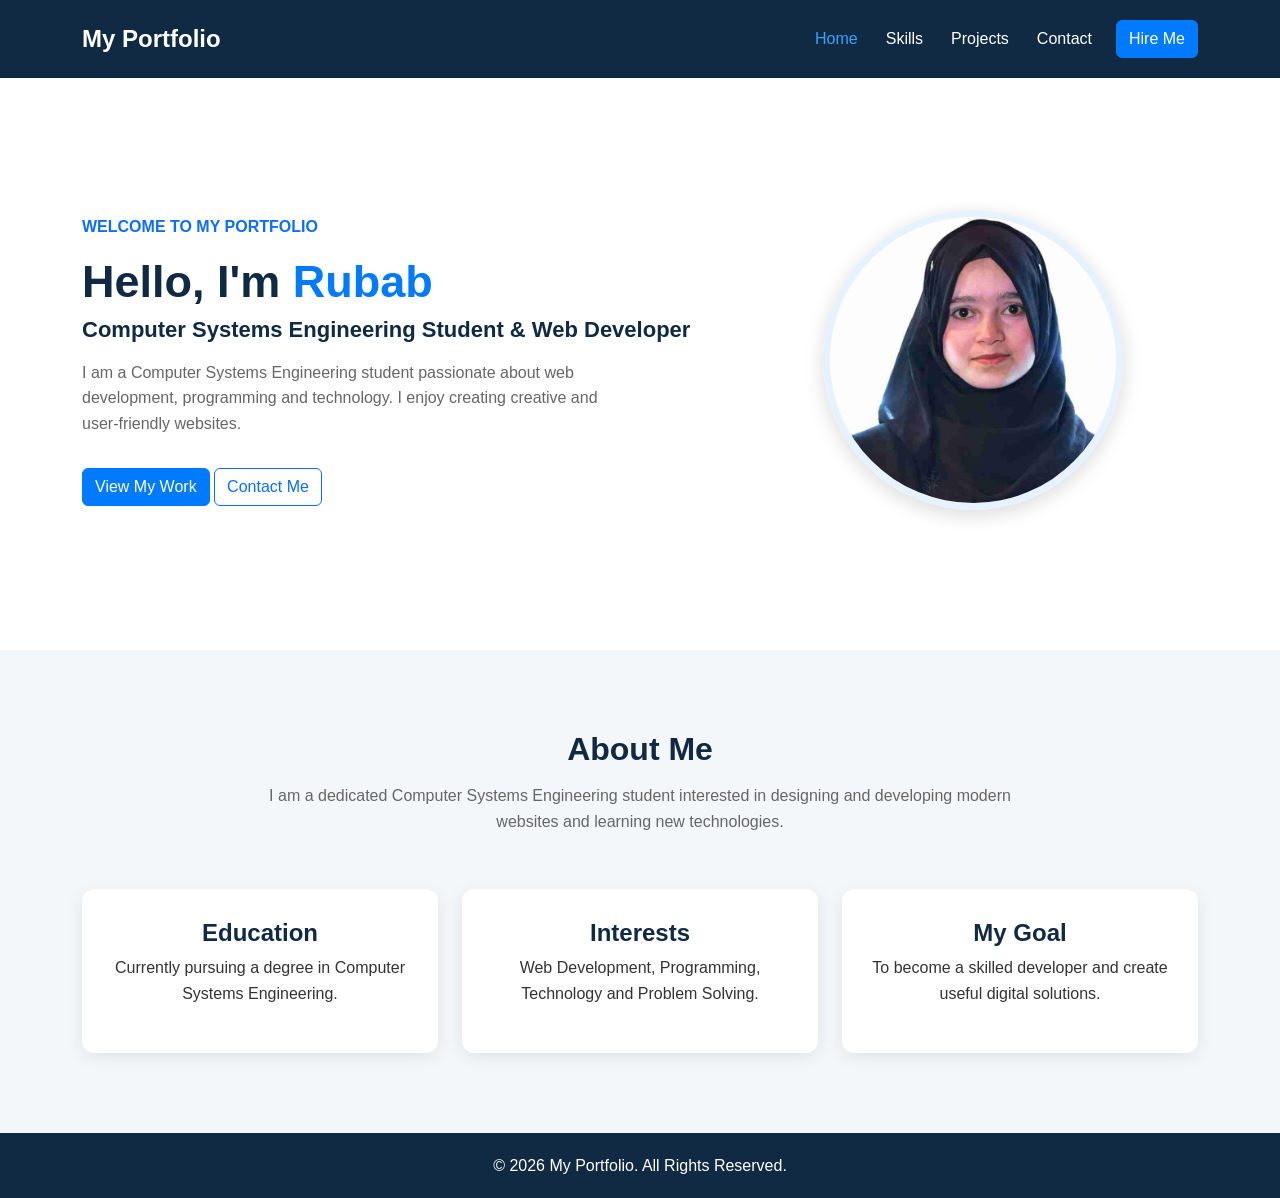
<file: index.html>
<!DOCTYPE html>
<html lang="en">
<head>
    <meta charset="UTF-8">
    <meta name="viewport" content="width=device-width, initial-scale=1.0">
    <title>My Portfolio | Home</title>

    <!-- Bootstrap CSS -->
    <link href="https://cdn.jsdelivr.net/npm/bootstrap@5.3.3/dist/css/bootstrap.min.css" rel="stylesheet">

    <!-- Custom CSS -->
    <link rel="stylesheet" href="css/style.css">
</head>
<body>

<!-- Navbar -->
<nav class="navbar navbar-expand-lg navbar-dark fixed-top">
    <div class="container">
        <a class="navbar-brand fw-bold" href="index.html">My Portfolio</a>

        <button class="navbar-toggler" type="button"
        data-bs-toggle="collapse" data-bs-target="#navbarNav">
            <span class="navbar-toggler-icon"></span>
        </button>

        <div class="collapse navbar-collapse" id="navbarNav">
            <ul class="navbar-nav ms-auto">
                <li class="nav-item"><a class="nav-link active" href="index.html">Home</a></li>
                <li class="nav-item"><a class="nav-link" href="skills.html">Skills</a></li>
                <li class="nav-item"><a class="nav-link" href="projects.html">Projects</a></li>
                <li class="nav-item"><a class="nav-link" href="contact.html">Contact</a></li>
            </ul>
            <a href="contact.html" class="btn btn-primary ms-lg-3">Hire Me</a>
        </div>
    </div>
</nav>

<!-- Hero Section -->
<section class="hero-section">
    <div class="container">
        <div class="row align-items-center">

            <div class="col-md-7">
                <p class="text-primary fw-bold">WELCOME TO MY PORTFOLIO</p>

                <h1>Hello, I'm <span>Rubab</span></h1>

                <h3>Computer Systems Engineering Student & Web Developer</h3>

                <p class="mt-3">
                    I am a Computer Systems Engineering student passionate about
                    web development, programming and technology.
                    I enjoy creating creative and user-friendly websites.
                </p>

                <a href="projects.html" class="btn btn-primary mt-3">
                    View My Work
                </a>

                <a href="contact.html" class="btn btn-outline-primary mt-3">
                    Contact Me
                </a>
            </div>

            <div class="col-md-5 text-center mt-4 mt-md-0">
                <img src="images/profile.jpg.jpeg"
                     alt="My Profile"
                     class="profile-img">
            </div>

        </div>
    </div>
</section>

<!-- About Section -->
<section class="section-padding bg-light">
    <div class="container text-center">

        <h2>About Me</h2>

        <p class="section-description">
            I am a dedicated Computer Systems Engineering student interested
            in designing and developing modern websites and
            learning new technologies.
        </p>

        <div class="row g-4 mt-3">

            <div class="col-md-4">
                <div class="info-card">
                    <h4>Education</h4>
                    <p>
                        Currently pursuing a degree in
                        Computer Systems Engineering.
                    </p>
                </div>
            </div>

            <div class="col-md-4">
                <div class="info-card">
                    <h4>Interests</h4>
                    <p>
                        Web Development, Programming,
                        Technology and Problem Solving.
                    </p>
                </div>
            </div>

            <div class="col-md-4">
                <div class="info-card">
                    <h4>My Goal</h4>
                    <p>
                        To become a skilled developer
                        and create useful digital solutions.
                    </p>
                </div>
            </div>

        </div>
    </div>
</section>

<!-- Footer -->
<footer>
    <p>© <span class="year"></span> My Portfolio. All Rights Reserved.</p>
</footer>

<script src="https://cdn.jsdelivr.net/npm/bootstrap@5.3.3/dist/js/bootstrap.bundle.min.js"></script>
<script src="js/script.js"></script>

</body>
</html>
</file>
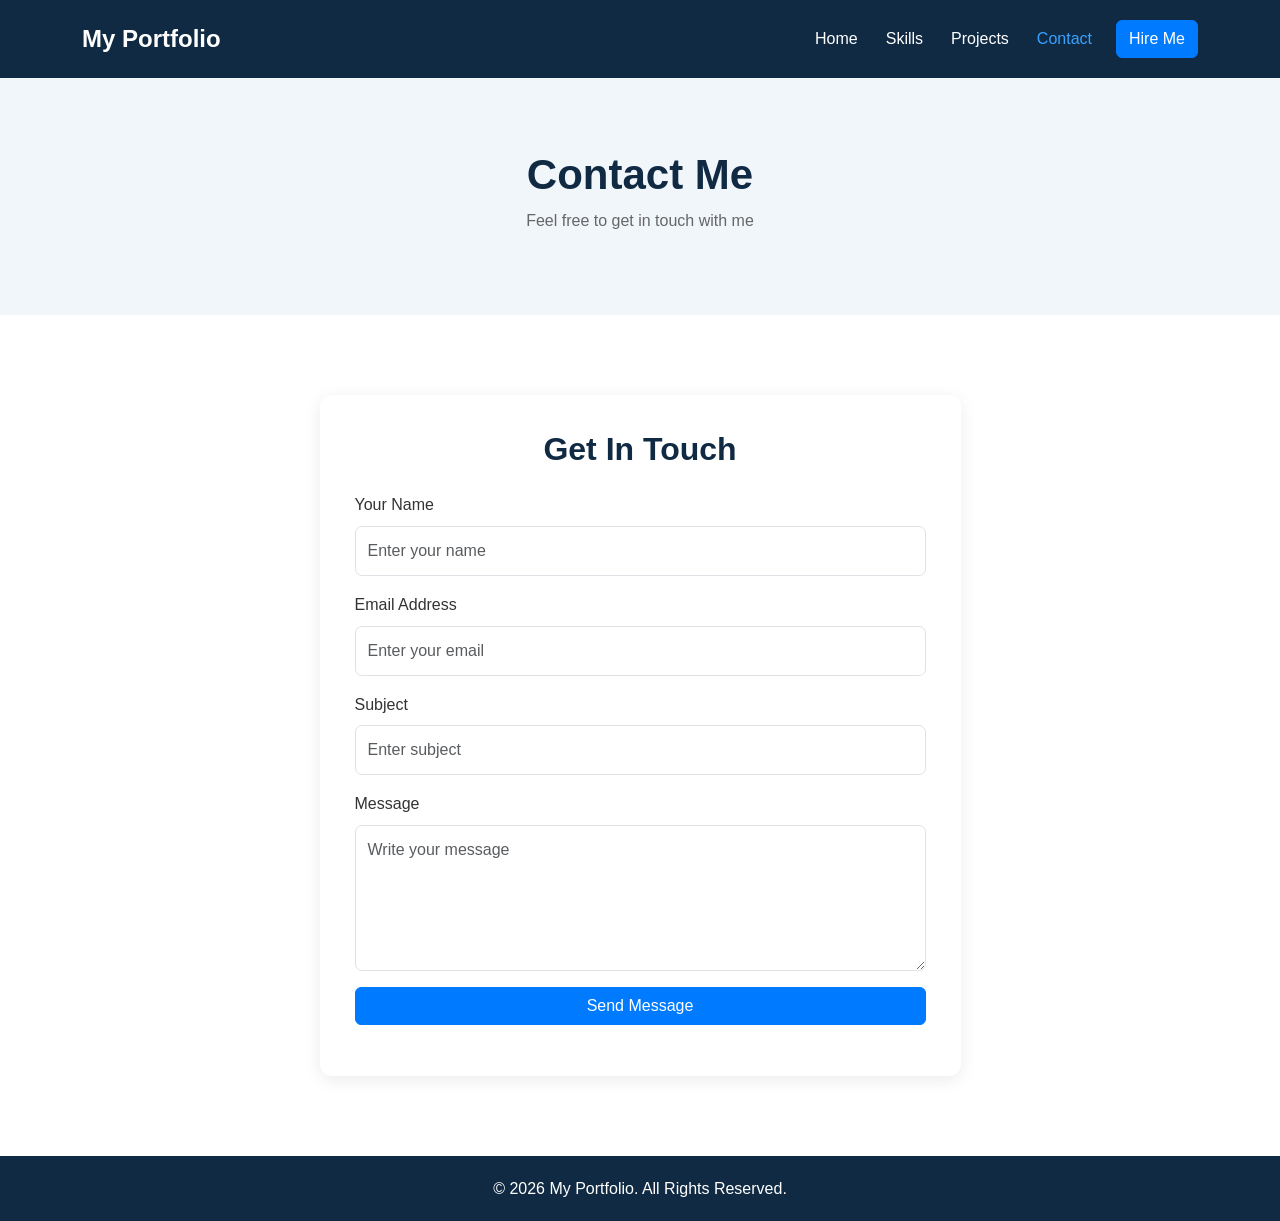
<file: contact.html>
<!DOCTYPE html>
<html lang="en">
<head>
    <meta charset="UTF-8">
    <meta name="viewport" content="width=device-width, initial-scale=1.0">
    <title>My Portfolio | Contact</title>

    <link href="https://cdn.jsdelivr.net/npm/bootstrap@5.3.3/dist/css/bootstrap.min.css" rel="stylesheet">
    <link rel="stylesheet" href="css/style.css">
</head>
<body>

<nav class="navbar navbar-expand-lg navbar-dark fixed-top">
    <div class="container">
        <a class="navbar-brand fw-bold" href="index.html">My Portfolio</a>

        <button class="navbar-toggler" type="button"
        data-bs-toggle="collapse" data-bs-target="#navbarNav">
            <span class="navbar-toggler-icon"></span>
        </button>

        <div class="collapse navbar-collapse" id="navbarNav">
            <ul class="navbar-nav ms-auto">
                <li class="nav-item"><a class="nav-link" href="index.html">Home</a></li>
                <li class="nav-item"><a class="nav-link" href="skills.html">Skills</a></li>
                <li class="nav-item"><a class="nav-link" href="projects.html">Projects</a></li>
                <li class="nav-item"><a class="nav-link active" href="contact.html">Contact</a></li>
            </ul>
            <a href="contact.html" class="btn btn-primary ms-lg-3">Hire Me</a>
        </div>
    </div>
</nav>

<section class="page-header">
    <div class="container text-center">
        <h1>Contact Me</h1>
        <p>Feel free to get in touch with me</p>
    </div>
</section>

<section class="section-padding">
    <div class="container">

        <div class="row justify-content-center">

            <div class="col-md-8 col-lg-7">

                <div class="contact-card">

                    <h2 class="text-center mb-4">Get In Touch</h2>

                    <form id="contactForm">

                        <div class="mb-3">
                            <label class="form-label">Your Name</label>
                            <input type="text" class="form-control"
                            placeholder="Enter your name" required>
                        </div>

                        <div class="mb-3">
                            <label class="form-label">Email Address</label>
                            <input type="email" class="form-control"
                            placeholder="Enter your email" required>
                        </div>

                        <div class="mb-3">
                            <label class="form-label">Subject</label>
                            <input type="text" class="form-control"
                            placeholder="Enter subject" required>
                        </div>

                        <div class="mb-3">
                            <label class="form-label">Message</label>
                            <textarea class="form-control" rows="5"
                            placeholder="Write your message" required></textarea>
                        </div>

                        <button type="submit" class="btn btn-primary w-100">
                            Send Message
                        </button>

                    </form>

                    <div id="formMessage" class="mt-3 text-center"></div>

                </div>

            </div>

        </div>
    </div>
</section>

<footer>
    <p>© <span class="year"></span> My Portfolio. All Rights Reserved.</p>
</footer>

<script src="https://cdn.jsdelivr.net/npm/bootstrap@5.3.3/dist/js/bootstrap.bundle.min.js"></script>
<script src="js/script.js"></script>

</body>
</html>
</file>
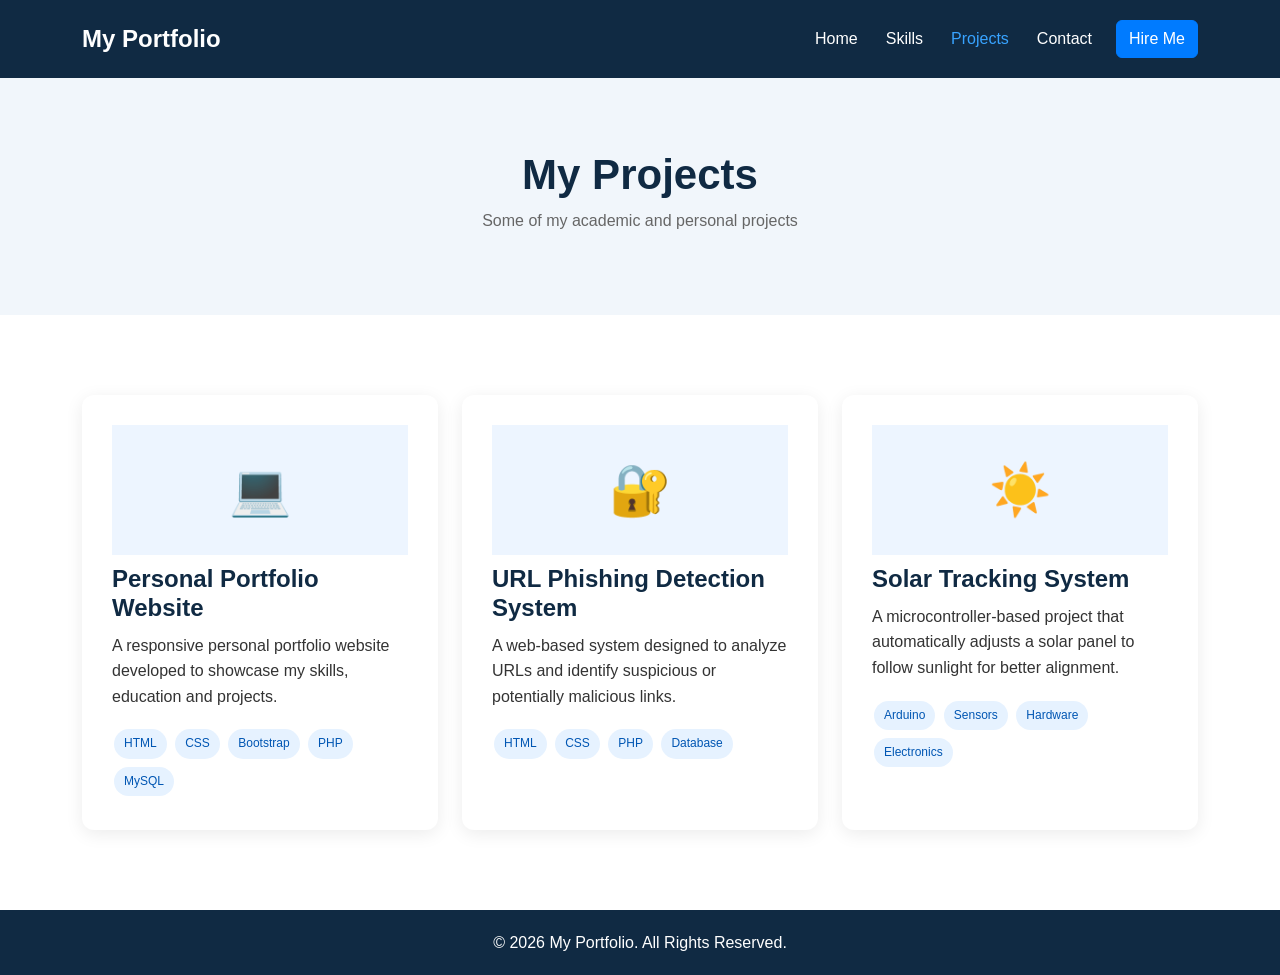
<file: projects.html>
<!DOCTYPE html>
<html lang="en">
<head>
    <meta charset="UTF-8">
    <meta name="viewport" content="width=device-width, initial-scale=1.0">
    <title>My Portfolio | Projects</title>

    <link href="https://cdn.jsdelivr.net/npm/bootstrap@5.3.3/dist/css/bootstrap.min.css" rel="stylesheet">
    <link rel="stylesheet" href="css/style.css">
</head>
<body>

<nav class="navbar navbar-expand-lg navbar-dark fixed-top">
    <div class="container">
        <a class="navbar-brand fw-bold" href="index.html">My Portfolio</a>

        <button class="navbar-toggler" type="button"
        data-bs-toggle="collapse" data-bs-target="#navbarNav">
            <span class="navbar-toggler-icon"></span>
        </button>

        <div class="collapse navbar-collapse" id="navbarNav">
            <ul class="navbar-nav ms-auto">
                <li class="nav-item"><a class="nav-link" href="index.html">Home</a></li>
                <li class="nav-item"><a class="nav-link" href="skills.html">Skills</a></li>
                <li class="nav-item"><a class="nav-link active" href="projects.html">Projects</a></li>
                <li class="nav-item"><a class="nav-link" href="contact.html">Contact</a></li>
            </ul>
            <a href="contact.html" class="btn btn-primary ms-lg-3">Hire Me</a>
        </div>
    </div>
</nav>

<section class="page-header">
    <div class="container text-center">
        <h1>My Projects</h1>
        <p>Some of my academic and personal projects</p>
    </div>
</section>

<section class="section-padding">
    <div class="container">

        <div class="row g-4">

            <!-- Project 1 -->
            <div class="col-md-6 col-lg-4">
                <div class="project-card">
                    <div class="project-icon">💻</div>
                    <div class="card-body">
                        <h4>Personal Portfolio Website</h4>
                        <p>
                            A responsive personal portfolio website
                            developed to showcase my skills,
                            education and projects.
                        </p>
                        <div class="project-tags">
                            <span>HTML</span>
                            <span>CSS</span>
                            <span>Bootstrap</span>
                            <span>PHP</span>
                            <span>MySQL</span>
                        </div>
                    </div>
                </div>
            </div>

            <!-- Project 2 -->
            <div class="col-md-6 col-lg-4">
                <div class="project-card">
                    <div class="project-icon">🔐</div>
                    <div class="card-body">
                        <h4>URL Phishing Detection System</h4>
                        <p>
                            A web-based system designed to analyze
                            URLs and identify suspicious or
                            potentially malicious links.
                        </p>
                        <div class="project-tags">
                            <span>HTML</span>
                            <span>CSS</span>
                            <span>PHP</span>
                            <span>Database</span>
                        </div>
                    </div>
                </div>
            </div>

            <!-- Project 3 -->
            <div class="col-md-6 col-lg-4">
                <div class="project-card">
                    <div class="project-icon">☀️</div>
                    <div class="card-body">
                        <h4>Solar Tracking System</h4>
                        <p>
                            A microcontroller-based project that
                            automatically adjusts a solar panel
                            to follow sunlight for better alignment.
                        </p>
                        <div class="project-tags">
                            <span>Arduino</span>
                            <span>Sensors</span>
                            <span>Hardware</span>
                            <span>Electronics</span>
                        </div>
                    </div>
                </div>
            </div>

        </div>
    </div>
</section>

<footer>
    <p>© <span class="year"></span> My Portfolio. All Rights Reserved.</p>
</footer>

<script src="https://cdn.jsdelivr.net/npm/bootstrap@5.3.3/dist/js/bootstrap.bundle.min.js"></script>
<script src="js/script.js"></script>

</body>
</html>
</file>
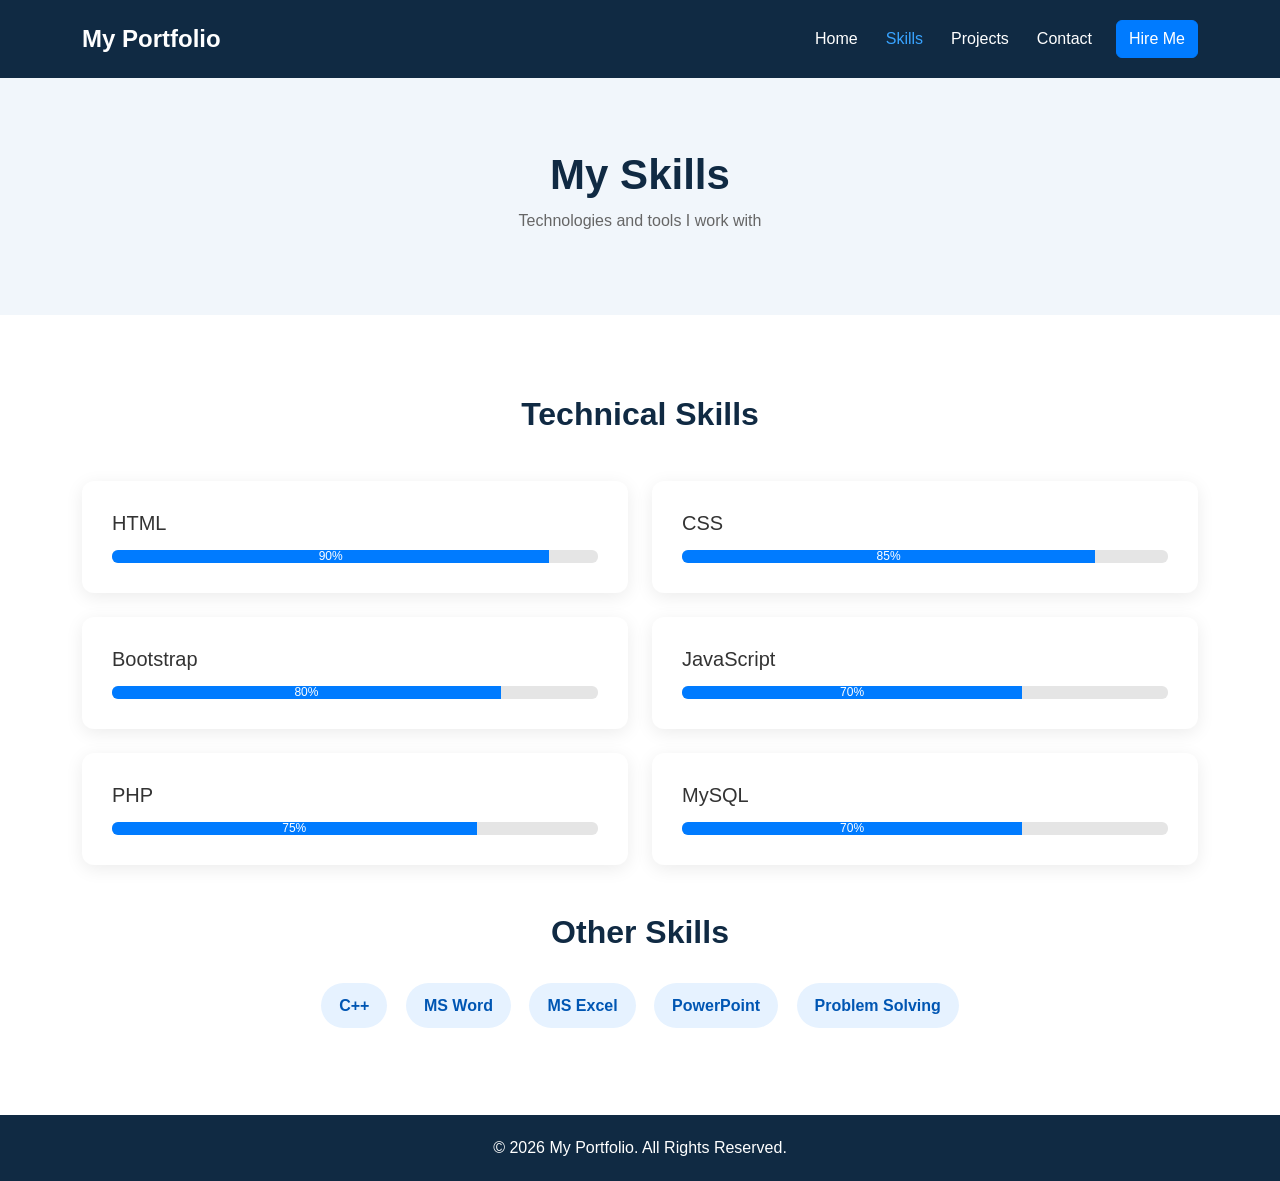
<file: skills.html>
<!DOCTYPE html>
<html lang="en">
<head>
    <meta charset="UTF-8">
    <meta name="viewport" content="width=device-width, initial-scale=1.0">
    <title>My Portfolio | Skills</title>

    <link href="https://cdn.jsdelivr.net/npm/bootstrap@5.3.3/dist/css/bootstrap.min.css" rel="stylesheet">
    <link rel="stylesheet" href="css/style.css">
</head>
<body>

<nav class="navbar navbar-expand-lg navbar-dark fixed-top">
    <div class="container">
        <a class="navbar-brand fw-bold" href="index.html">My Portfolio</a>

        <button class="navbar-toggler" type="button"
        data-bs-toggle="collapse" data-bs-target="#navbarNav">
            <span class="navbar-toggler-icon"></span>
        </button>

        <div class="collapse navbar-collapse" id="navbarNav">
            <ul class="navbar-nav ms-auto">
                <li class="nav-item"><a class="nav-link" href="index.html">Home</a></li>
                <li class="nav-item"><a class="nav-link active" href="skills.html">Skills</a></li>
                <li class="nav-item"><a class="nav-link" href="projects.html">Projects</a></li>
                <li class="nav-item"><a class="nav-link" href="contact.html">Contact</a></li>
            </ul>
            <a href="contact.html" class="btn btn-primary ms-lg-3">Hire Me</a>
        </div>
    </div>
</nav>

<section class="page-header">
    <div class="container text-center">
        <h1>My Skills</h1>
        <p>Technologies and tools I work with</p>
    </div>
</section>

<section class="section-padding">
    <div class="container">

        <h2 class="text-center mb-5">Technical Skills</h2>

        <div class="row g-4">

            <div class="col-md-6">
                <div class="skill-card">
                    <h5>HTML</h5>
                    <div class="progress">
                        <div class="progress-bar" style="width:90%">90%</div>
                    </div>
                </div>
            </div>

            <div class="col-md-6">
                <div class="skill-card">
                    <h5>CSS</h5>
                    <div class="progress">
                        <div class="progress-bar" style="width:85%">85%</div>
                    </div>
                </div>
            </div>

            <div class="col-md-6">
                <div class="skill-card">
                    <h5>Bootstrap</h5>
                    <div class="progress">
                        <div class="progress-bar" style="width:80%">80%</div>
                    </div>
                </div>
            </div>

            <div class="col-md-6">
                <div class="skill-card">
                    <h5>JavaScript</h5>
                    <div class="progress">
                        <div class="progress-bar" style="width:70%">70%</div>
                    </div>
                </div>
            </div>

            <div class="col-md-6">
                <div class="skill-card">
                    <h5>PHP</h5>
                    <div class="progress">
                        <div class="progress-bar" style="width:75%">75%</div>
                    </div>
                </div>
            </div>

            <div class="col-md-6">
                <div class="skill-card">
                    <h5>MySQL</h5>
                    <div class="progress">
                        <div class="progress-bar" style="width:70%">70%</div>
                    </div>
                </div>
            </div>

        </div>

        <h2 class="text-center mt-5 mb-4">Other Skills</h2>

        <div class="text-center">
            <span class="skill-badge">C++</span>
            <span class="skill-badge">MS Word</span>
            <span class="skill-badge">MS Excel</span>
            <span class="skill-badge">PowerPoint</span>
            <span class="skill-badge">Problem Solving</span>
        </div>

    </div>
</section>

<footer>
    <p>© <span class="year"></span> My Portfolio. All Rights Reserved.</p>
</footer>

<script src="https://cdn.jsdelivr.net/npm/bootstrap@5.3.3/dist/js/bootstrap.bundle.min.js"></script>
<script src="js/script.js"></script>

</body>
</html>
</file>
<file: css/style.css>
/* General Styling */

* {
    margin: 0;
    padding: 0;
    box-sizing: border-box;
}

body {
    font-family: Arial, sans-serif;
    color: #333;
    background-color: #ffffff;
    line-height: 1.6;
}

h1, h2, h3, h4 {
    color: #102a43;
    font-weight: bold;
}

/* Navbar */

.navbar {
    background-color: #102a43;
    padding: 15px 0;
}

.navbar-brand {
    font-size: 24px;
}

.nav-link {
    color: white !important;
    margin-left: 12px;
    transition: 0.3s;
}

.nav-link:hover,
.nav-link.active {
    color: #38a3ff !important;
}

.btn-primary {
    background-color: #007bff;
    border-color: #007bff;
}

.btn-primary:hover {
    background-color: #0056b3;
}

/* Home Hero */

.hero-section {
    min-height: 650px;
    padding: 150px 0 80px;
    display: flex;
    align-items: center;
}

.hero-section h1 {
    font-size: 45px;
}

.hero-section h1 span {
    color: #007bff;
}

.hero-section h3 {
    font-size: 22px;
}

.hero-section p {
    color: #666;
    max-width: 550px;
}

.profile-img {
    width: 300px;
    height: 300px;
    object-fit: cover;
    object-position: top;
    border-radius: 50%;
    border: 7px solid #e6f2ff;
    box-shadow: 0 5px 20px rgba(0,0,0,0.15);
}

/* Sections */

.section-padding {
    padding: 80px 0;
}

.bg-light {
    background-color: #f4f7fa !important;
}

.section-description {
    max-width: 750px;
    margin: 15px auto 30px;
    color: #666;
}

/* Home Cards */

.info-card,
.skill-card,
.project-card,
.contact-card {
    background-color: white;
    padding: 30px;
    border-radius: 12px;
    box-shadow: 0 4px 18px rgba(0,0,0,0.08);
    height: 100%;
    transition: 0.3s;
}

.info-card:hover,
.skill-card:hover,
.project-card:hover {
    transform: translateY(-7px);
    box-shadow: 0 8px 25px rgba(0,0,0,0.13);
}

/* Inner Page Header */

.page-header {
    background-color: #f1f6fb;
    padding: 150px 0 65px;
    text-align: center;
}

.page-header h1 {
    font-size: 42px;
}

.page-header p {
    color: #666;
}

/* Skills */

.skill-card h5 {
    margin-bottom: 15px;
}

.progress {
    height: 13px;
    background-color: #e5e5e5;
}

.progress-bar {
    background-color: #007bff;
}

.skill-badge {
    display: inline-block;
    background-color: #e6f2ff;
    color: #0056b3;
    padding: 10px 18px;
    border-radius: 25px;
    margin: 7px;
    font-weight: bold;
}

/* Projects */

.project-card {
    overflow: hidden;
}

.project-icon {
    font-size: 50px;
    text-align: center;
    background-color: #edf5ff;
    padding: 25px;
}

.project-card h4 {
    margin: 10px 0;
}

.project-tags span {
    display: inline-block;
    background-color: #e6f2ff;
    color: #0056b3;
    font-size: 12px;
    padding: 5px 10px;
    border-radius: 15px;
    margin: 4px 2px;
}

/* Contact */

.contact-card {
    padding: 35px;
}

.form-control {
    padding: 12px;
    border-radius: 7px;
}

.form-control:focus {
    border-color: #007bff;
    box-shadow: 0 0 5px rgba(0,123,255,0.2);
}

/* Footer */

footer {
    background-color: #102a43;
    color: white;
    text-align: center;
    padding: 20px;
}

footer p {
    margin: 0;
}

/* Responsive Design */

@media (max-width: 767px) {

    .hero-section {
        padding: 120px 0 60px;
        text-align: center;
    }

    .hero-section h1 {
        font-size: 34px;
    }

    .hero-section p {
        margin-left: auto;
        margin-right: auto;
    }

    .profile-img {
        width: 230px;
        height: 230px;
    }

    .page-header h1 {
        font-size: 32px;
    }

    .section-padding {
        padding: 55px 0;
    }
}
</file>
